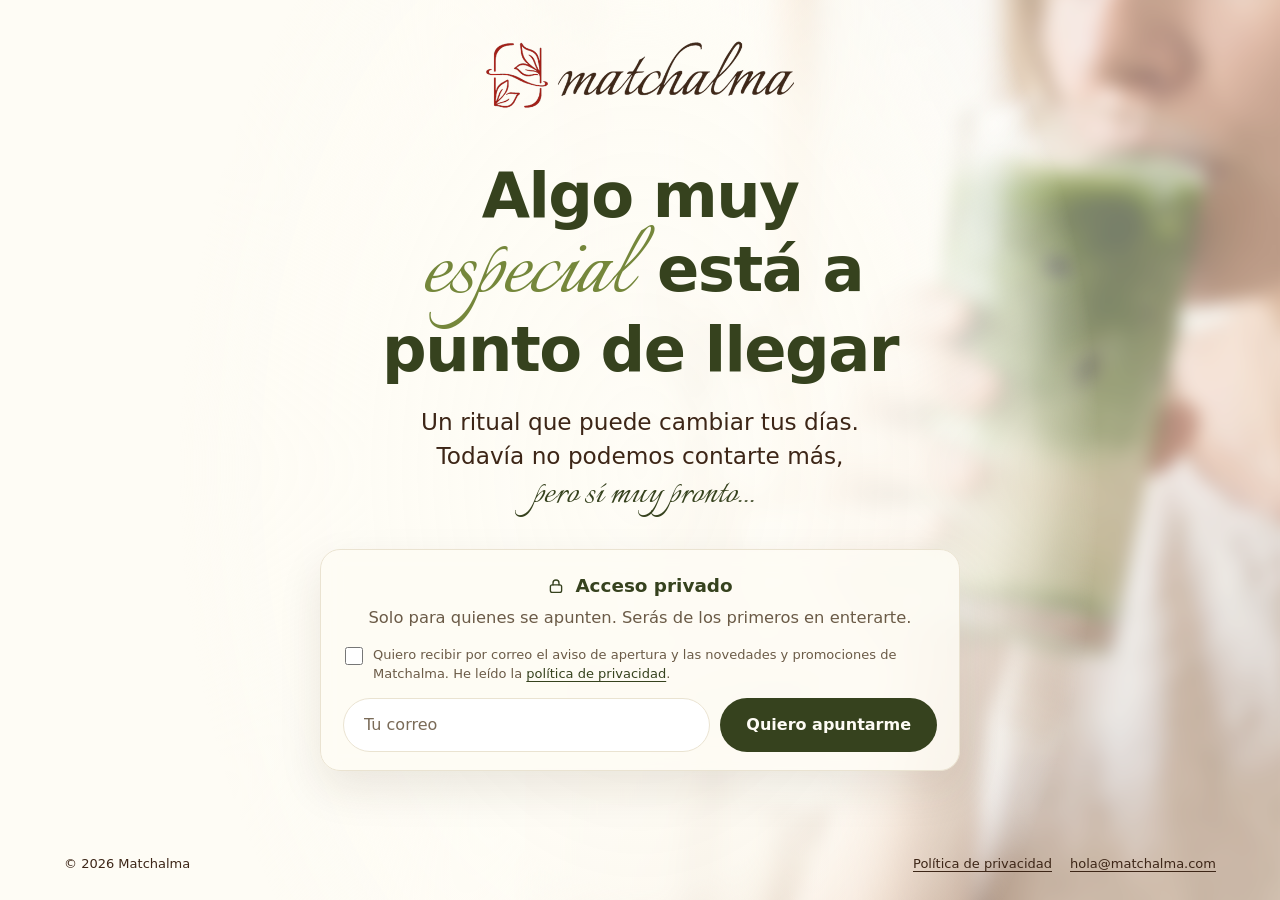
<file: index.html>
<!doctype html>
<html lang="es">
<head>
<meta charset="utf-8">
<meta name="viewport" content="width=device-width, initial-scale=1">
<title>Matchalma · Muy pronto</title>
<meta name="description" content="Algo muy especial está a punto de llegar. Apúntate y entra antes que nadie.">
<meta name="referrer" content="no-referrer">
<meta http-equiv="Content-Security-Policy" content="default-src 'none'; img-src 'self'; style-src 'self'; font-src 'self'; script-src 'self'; connect-src https://a.klaviyo.com; form-action 'none'; base-uri 'none'">
<meta name="theme-color" content="#FEFCF5">
<meta property="og:title" content="Matchalma · Muy pronto">
<meta property="og:description" content="Algo muy especial está a punto de llegar. Apúntate y entra antes que nadie.">
<meta property="og:type" content="website">
<meta property="og:locale" content="es_ES">
<link rel="icon" type="image/png" href="assets/favicon.png">
<link rel="preload" href="assets/italianno.ttf" as="font" type="font/ttf" crossorigin>
<link rel="stylesheet" href="estilo.css?v=6">
</head>
<body>
<main class="mp-portada">
  <div class="mp-foto" aria-hidden="true">
    <img src="assets/hero-1800.jpg" srcset="assets/hero-1000.jpg 1000w, assets/hero-1800.jpg 1800w" sizes="(max-width: 860px) 100vw, 64vw" alt="" width="1800" height="1005" fetchpriority="high">
  </div>

  <header class="mp-cabecera">
    <a class="mp-logo" href="./" aria-label="Matchalma"><img src="assets/logo.png" alt="Matchalma" width="560" height="147"></a>
  </header>

  <section class="mp-centro">
    <div class="mp-texto">
      <h1 class="mp-titulo">Algo muy <span class="mp-script">especial</span> está a punto de llegar</h1>

      <p class="mp-frase" id="mp-intro">Un ritual que puede cambiar tus días.<br class="mp-br"> Todavía no podemos contarte más, <em>pero sí muy pronto...</em></p>

      <div class="mp-acceso">
        <p class="mp-acceso-titulo">
          <svg viewBox="0 0 24 24" fill="none" stroke="currentColor" stroke-width="1.8" stroke-linecap="round" stroke-linejoin="round" aria-hidden="true"><rect x="4.5" y="10.5" width="15" height="10" rx="2.5"/><path d="M8 10.5V8a4 4 0 0 1 8 0v2.5"/></svg>
          Acceso privado
        </p>
        <p class="mp-acceso-sub">Solo para quienes se apunten. Serás de los primeros en enterarte.</p>

        <form class="mp-form" id="mp-form" novalidate>
          <label class="mp-consent" for="mp-acepto">
            <input id="mp-acepto" name="acepto" type="checkbox" required>
            <span>Quiero recibir por correo el aviso de apertura y las novedades y promociones de Matchalma. He leído la <a href="privacidad/">política de privacidad</a>.</span>
          </label>
          <div class="mp-fila">
            <label class="mp-sr" for="mp-correo">Tu correo</label>
            <input class="mp-input" id="mp-correo" name="correo" type="email" inputmode="email" autocomplete="email" placeholder="Tu correo" required>
            <button class="mp-boton" type="submit">Quiero apuntarme</button>
          </div>
          <div class="mp-trampa" aria-hidden="true">
            <label for="mp-web">No rellenes este campo</label>
            <input id="mp-web" name="web" type="text" tabindex="-1" autocomplete="off">
          </div>
          <p class="mp-error" id="mp-error" role="alert" hidden></p>
        </form>

        <div class="mp-gracias" id="mp-gracias" role="status" hidden>
          <strong>Ya estás dentro.</strong>
          <p>Gracias, te avisaremos antes que nadie. Te enviaremos un correo de confirmación a <span id="mp-gracias-correo"></span>.</p>
          <p class="mp-aparte">Puedes darte de baja cuando quieras.</p>
        </div>
      </div>
    </div>
  </section>

  <footer class="mp-pie">
    <span>© 2026 Matchalma</span>
    <nav aria-label="Información">
      <a href="privacidad/">Política de privacidad</a>
      <a href="mailto:hola@matchalma.com">hola@matchalma.com</a>
    </nav>
  </footer>
</main>
<script src="app.js?v=7"></script>
</body>
</html>
</file>
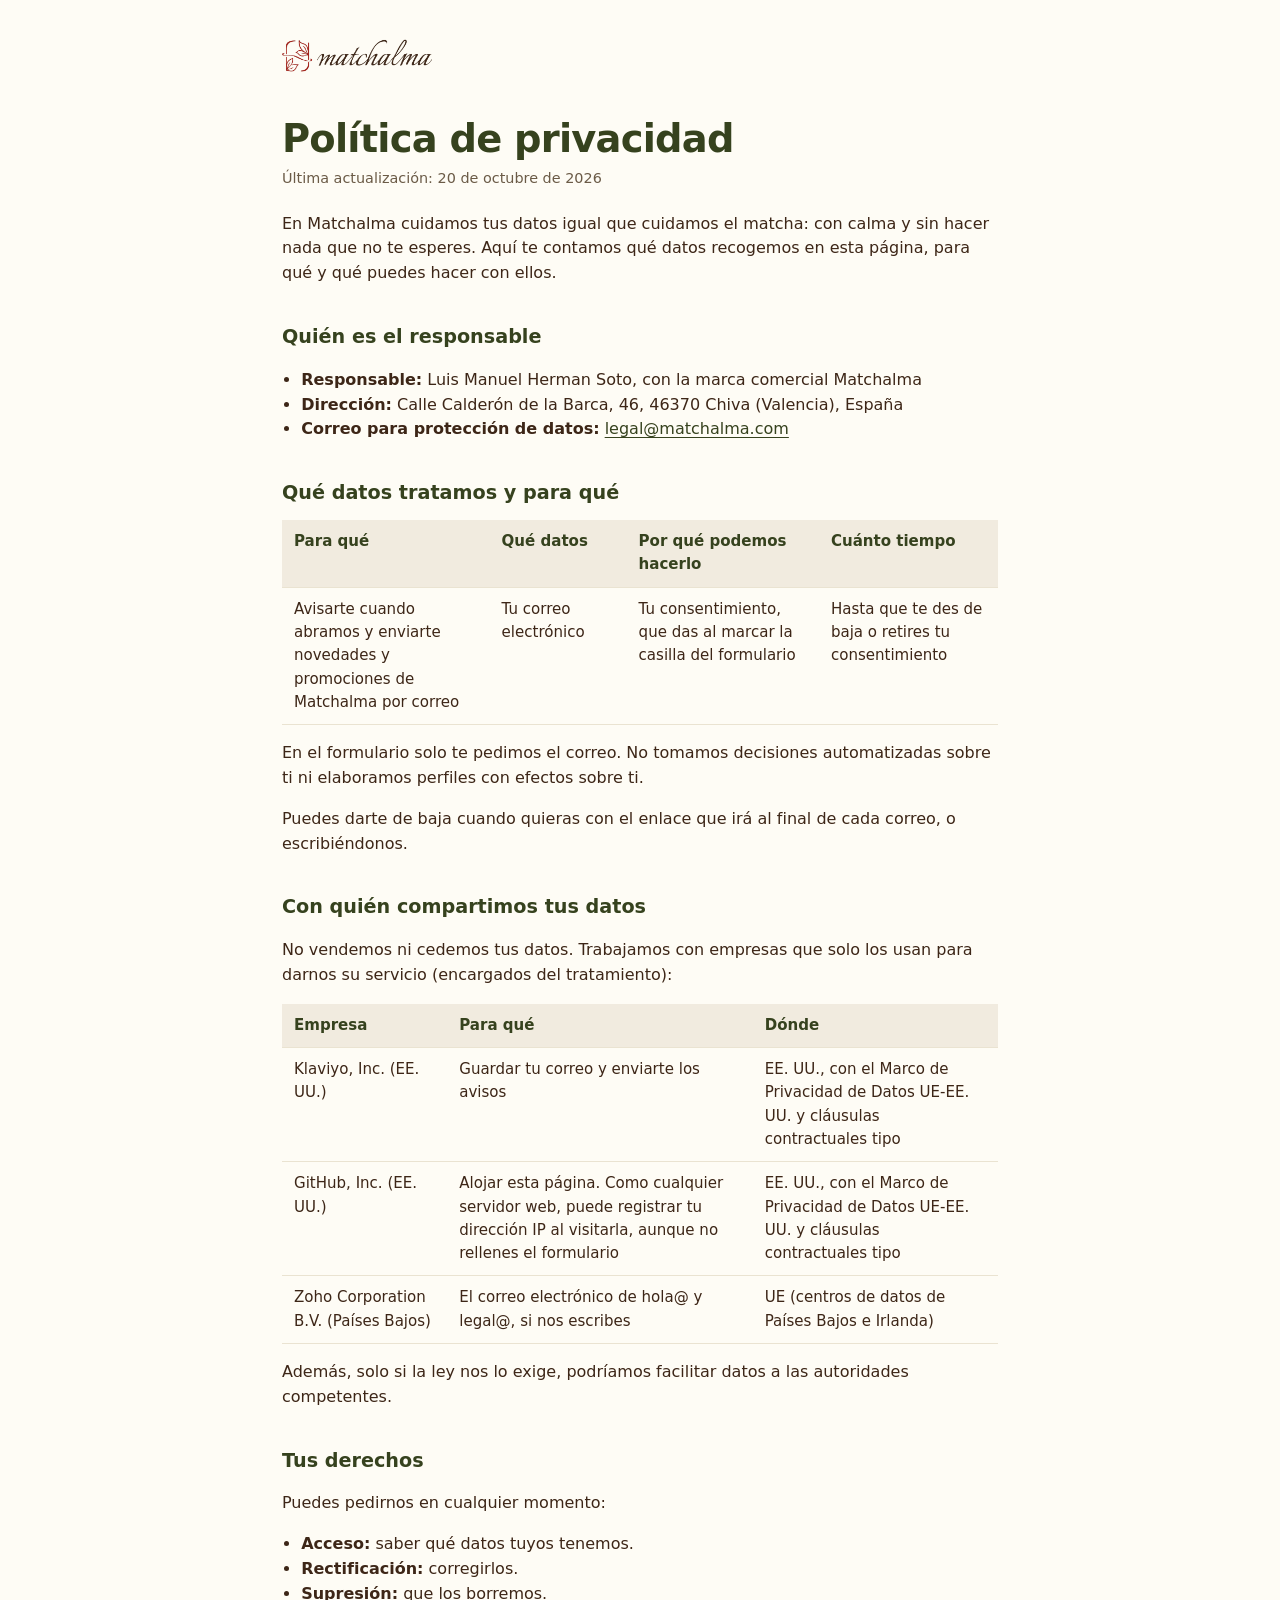
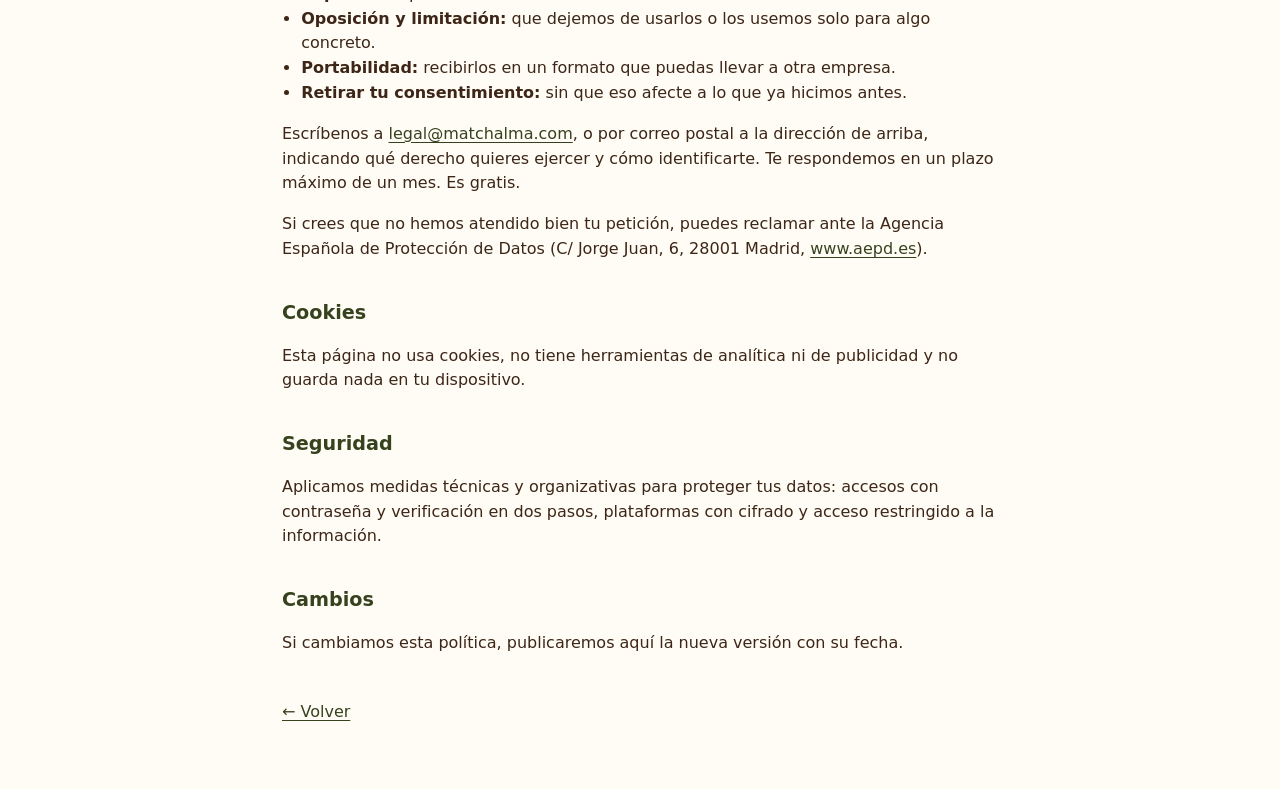
<file: privacidad/index.html>
<!doctype html>
<html lang="es">
<head>
<meta charset="utf-8">
<meta name="viewport" content="width=device-width, initial-scale=1">
<title>Política de privacidad · Matchalma</title>
<meta name="description" content="Qué datos recogemos en esta página, para qué y qué puedes hacer con ellos.">
<meta name="referrer" content="no-referrer">
<meta http-equiv="Content-Security-Policy" content="default-src 'none'; img-src 'self'; style-src 'self'; font-src 'self'; base-uri 'none'; form-action 'none'">
<meta name="theme-color" content="#FEFCF5">
<link rel="icon" type="image/png" href="../assets/favicon.png">
<link rel="stylesheet" href="../estilo.css?v=4">
</head>
<body>
<main class="mp-legal">
  <a class="mp-logo" href="../" aria-label="Matchalma, volver al inicio"><img src="../assets/logo.png" alt="Matchalma" width="560" height="147"></a>

  <h1>Política de privacidad</h1>
  <p class="mp-fecha">Última actualización: 20 de octubre de 2026</p>

  <p>En Matchalma cuidamos tus datos igual que cuidamos el matcha: con calma y sin hacer nada que no te esperes. Aquí te contamos qué datos recogemos en esta página, para qué y qué puedes hacer con ellos.</p>

  <h2>Quién es el responsable</h2>
  <ul>
    <li><strong>Responsable:</strong> Luis Manuel Herman Soto, con la marca comercial Matchalma</li>
    <li><strong>Dirección:</strong> Calle Calderón de la Barca, 46, 46370 Chiva (Valencia), España</li>
    <li><strong>Correo para protección de datos:</strong> <a href="mailto:legal@matchalma.com">legal@matchalma.com</a></li>
  </ul>

  <h2>Qué datos tratamos y para qué</h2>
  <table class="mp-tabla">
    <thead><tr><th>Para qué</th><th>Qué datos</th><th>Por qué podemos hacerlo</th><th>Cuánto tiempo</th></tr></thead>
    <tbody>
      <tr>
        <td>Avisarte cuando abramos y enviarte novedades y promociones de Matchalma por correo</td>
        <td>Tu correo electrónico</td>
        <td>Tu consentimiento, que das al marcar la casilla del formulario</td>
        <td>Hasta que te des de baja o retires tu consentimiento</td>
      </tr>
    </tbody>
  </table>
  <p>En el formulario solo te pedimos el correo. No tomamos decisiones automatizadas sobre ti ni elaboramos perfiles con efectos sobre ti.</p>
  <p>Puedes darte de baja cuando quieras con el enlace que irá al final de cada correo, o escribiéndonos.</p>

  <h2>Con quién compartimos tus datos</h2>
  <p>No vendemos ni cedemos tus datos. Trabajamos con empresas que solo los usan para darnos su servicio (encargados del tratamiento):</p>
  <table class="mp-tabla">
    <thead><tr><th>Empresa</th><th>Para qué</th><th>Dónde</th></tr></thead>
    <tbody>
      <tr>
        <td>Klaviyo, Inc. (EE. UU.)</td>
        <td>Guardar tu correo y enviarte los avisos</td>
        <td>EE. UU., con el Marco de Privacidad de Datos UE-EE. UU. y cláusulas contractuales tipo</td>
      </tr>
      <tr>
        <td>GitHub, Inc. (EE. UU.)</td>
        <td>Alojar esta página. Como cualquier servidor web, puede registrar tu dirección IP al visitarla, aunque no rellenes el formulario</td>
        <td>EE. UU., con el Marco de Privacidad de Datos UE-EE. UU. y cláusulas contractuales tipo</td>
      </tr>
      <tr>
        <td>Zoho Corporation B.V. (Países Bajos)</td>
        <td>El correo electrónico de hola@ y legal@, si nos escribes</td>
        <td>UE (centros de datos de Países Bajos e Irlanda)</td>
      </tr>
    </tbody>
  </table>
  <p>Además, solo si la ley nos lo exige, podríamos facilitar datos a las autoridades competentes.</p>

  <h2>Tus derechos</h2>
  <p>Puedes pedirnos en cualquier momento:</p>
  <ul>
    <li><strong>Acceso:</strong> saber qué datos tuyos tenemos.</li>
    <li><strong>Rectificación:</strong> corregirlos.</li>
    <li><strong>Supresión:</strong> que los borremos.</li>
    <li><strong>Oposición y limitación:</strong> que dejemos de usarlos o los usemos solo para algo concreto.</li>
    <li><strong>Portabilidad:</strong> recibirlos en un formato que puedas llevar a otra empresa.</li>
    <li><strong>Retirar tu consentimiento:</strong> sin que eso afecte a lo que ya hicimos antes.</li>
  </ul>
  <p>Escríbenos a <a href="mailto:legal@matchalma.com">legal@matchalma.com</a>, o por correo postal a la dirección de arriba, indicando qué derecho quieres ejercer y cómo identificarte. Te respondemos en un plazo máximo de un mes. Es gratis.</p>
  <p>Si crees que no hemos atendido bien tu petición, puedes reclamar ante la Agencia Española de Protección de Datos (C/ Jorge Juan, 6, 28001 Madrid, <a href="https://www.aepd.es" rel="noopener noreferrer">www.aepd.es</a>).</p>

  <h2>Cookies</h2>
  <p>Esta página no usa cookies, no tiene herramientas de analítica ni de publicidad y no guarda nada en tu dispositivo.</p>

  <h2>Seguridad</h2>
  <p>Aplicamos medidas técnicas y organizativas para proteger tus datos: accesos con contraseña y verificación en dos pasos, plataformas con cifrado y acceso restringido a la información.</p>

  <h2>Cambios</h2>
  <p>Si cambiamos esta política, publicaremos aquí la nueva versión con su fecha.</p>

  <a class="mp-volver" href="../">← Volver</a>
</main>
</body>
</html>
</file>
<file: estilo.css>
/* Matchalma · «Muy pronto». Sin dependencias externas: fuente propia, sin CDN. */
@font-face {
  font-family: 'Italianno';
  src: url('assets/italianno.ttf') format('truetype');
  font-weight: 400;
  font-display: swap;
}

:root {
  --crema: #FEFCF5;
  --arena: #F1EBDF;
  --arena-2: #EAE3D1;
  --marron: #3D2617;
  --marron-suave: #6B5B47;
  --verde: #36421E;
  --verde-claro: #75873B;
  --rojo: #D22317;
  --sans: 'Inter', system-ui, -apple-system, 'Segoe UI', Roboto, 'Helvetica Neue', Arial, sans-serif;
  --script: 'Italianno', 'Snell Roundhand', cursive;
}

*, *::before, *::after { box-sizing: border-box; }
html { -webkit-text-size-adjust: 100%; }
body {
  margin: 0;
  background: var(--crema);
  color: var(--marron);
  font-family: var(--sans);
  font-size: 16px;
  line-height: 1.55;
  -webkit-font-smoothing: antialiased;
}
a { color: var(--verde); text-underline-offset: 3px; }
a:hover { color: var(--verde-claro); }
:focus-visible { outline: 3px solid var(--verde-claro); outline-offset: 3px; border-radius: 6px; }
.mp-sr { position: absolute; width: 1px; height: 1px; margin: -1px; overflow: hidden; clip: rect(0 0 0 0); white-space: nowrap; border: 0; }
.mp-trampa { position: absolute; left: -9999px; width: 1px; height: 1px; overflow: hidden; }

/* ---------- Portada ---------- */
.mp-portada {
  position: relative;
  min-height: 100vh;
  min-height: 100svh;
  display: flex;
  flex-direction: column;
  overflow: hidden;
  isolation: isolate;
}

/* La foto ocupa todo el fondo y un velo crema en el centro deja leer el texto: solo asoma una pista en los lados */
.mp-foto {
  position: absolute;
  inset: 0 0 0 auto;
  width: 60%;
  z-index: -1;
  opacity: .58; /* pantalla suave de color crema sobre la foto: ni tapada del todo ni a pleno color */
  -webkit-mask-image: linear-gradient(to right, transparent 0%, #000 34%);
  mask-image: linear-gradient(to right, transparent 0%, #000 34%);
}
.mp-portada::after {
  content: '';
  position: absolute;
  inset: 0;
  z-index: -1;
  pointer-events: none;
  background: radial-gradient(ellipse 36% 78% at 50% 52%, rgba(254, 252, 245, .95) 0%, rgba(254, 252, 245, .88) 60%, rgba(254, 252, 245, .45) 85%, rgba(254, 252, 245, 0) 100%);
}
.mp-foto img {
  width: 100%;
  height: 100%;
  object-fit: cover;
  object-position: 60% center;
  display: block;
  /* La foto se queda con un desenfoque suave: da misterio. La escala evita que se vean los bordes difuminados */
  filter: blur(8px);
  transform: scale(1.05);
  animation: mp-revela 2.4s cubic-bezier(.22, .61, .36, 1) both;
}
@keyframes mp-revela {
  from { filter: blur(13px); transform: scale(1.07); opacity: .0; }
  35%  { opacity: 1; }
  to   { filter: blur(8px);  transform: scale(1.05); opacity: 1; }
}

.mp-cabecera { display: flex; justify-content: center; padding: 34px clamp(22px, 5vw, 64px) 0; }
.mp-logo { display: inline-block; line-height: 0; }
.mp-logo img { width: clamp(230px, 24vw, 330px); height: auto; display: block; }

.mp-centro {
  flex: 1;
  display: flex;
  align-items: center;
  justify-content: center;
  padding: 24px clamp(22px, 5vw, 64px) 40px;
}
.mp-texto { width: 100%; max-width: 640px; margin-inline: auto; text-align: center; }

.mp-titulo {
  margin: 0 0 22px;
  font-weight: 600;
  font-size: clamp(2.1rem, 5vw, 3.9rem);
  line-height: 1.06;
  letter-spacing: -.025em;
  color: var(--verde);
  text-wrap: balance;
}
.mp-titulo .mp-script {
  display: inline-block;
  font-family: var(--script);
  font-weight: 400;
  font-size: 1.75em;
  line-height: .8;
  letter-spacing: 0;
  color: var(--verde-claro);
  padding: 0 .05em;
}

.mp-frase {
  margin: 0 auto 32px;
  max-width: 28em;
  font-size: clamp(1.18rem, 2vw, 1.45rem);
  line-height: 1.5;
  color: var(--marron);
}
.mp-frase em { font-family: var(--script); font-style: normal; font-size: 1.85em; line-height: 1; color: var(--verde); margin-left: .18em; display: inline-block; white-space: nowrap; } /* «pero sí muy pronto...» va entero: si no cabe en la línea, baja completo (nunca se parte entre «pero» y «sí») */

/* ---------- Tarjeta de acceso ---------- */
.mp-acceso {
  background: rgba(254, 252, 245, .82);
  -webkit-backdrop-filter: blur(10px);
  backdrop-filter: blur(10px);
  border: 1px solid var(--arena-2);
  border-radius: 20px;
  padding: 22px 22px 18px;
  box-shadow: 0 18px 44px rgba(61, 38, 23, .10);
}
.mp-acceso-titulo {
  margin: 0 0 4px;
  display: flex; align-items: center; justify-content: center; gap: 10px;
  font-size: 1.15rem; font-weight: 600; color: var(--verde);
}
.mp-acceso-titulo svg { flex: none; width: 18px; height: 18px; }
.mp-acceso-sub { margin: 0 0 16px; font-size: 1.02rem; color: var(--marron-suave); }

.mp-fila { display: flex; gap: 10px; }
.mp-input {
  flex: 1;
  min-width: 0;
  font: inherit;
  font-size: 16px; /* evita el zoom en iOS */
  color: var(--marron);
  background: #fff;
  border: 1.5px solid var(--arena-2);
  border-radius: 999px;
  padding: 14px 20px;
}
.mp-input::placeholder { color: #7a6b58; }
.mp-input:focus { outline: none; border-color: var(--verde-claro); box-shadow: 0 0 0 4px rgba(117, 135, 59, .18); }
.mp-boton {
  flex: none;
  font: inherit;
  font-weight: 700;
  color: var(--crema);
  background: var(--verde);
  border: 0;
  border-radius: 999px;
  padding: 14px 26px;
  cursor: pointer;
  transition: background-color .2s ease, transform .15s ease;
}
.mp-boton:hover { background: #2a3417; }
.mp-boton:active { transform: scale(.97); }
.mp-boton[disabled] { opacity: .65; cursor: progress; }

.mp-consent { display: flex; gap: 10px; align-items: flex-start; text-align: left; margin: 0 2px 14px; font-size: 13px; line-height: 1.45; color: var(--marron-suave); cursor: pointer; }
.mp-consent input { flex: none; width: 18px; height: 18px; margin: 1px 0 0; accent-color: var(--verde); cursor: pointer; }

.mp-error { margin: 12px 4px 0; font-size: 14px; color: var(--rojo); }
.mp-error[hidden], .mp-gracias[hidden], .mp-form[hidden] { display: none; }

.mp-gracias { padding: 6px 2px 4px; }
.mp-gracias:focus { outline: none; }
.mp-gracias strong { display: block; font-family: var(--script); font-weight: 400; font-size: 2.6rem; line-height: 1; color: var(--verde); margin-bottom: 6px; }
.mp-gracias p { margin: 0; color: var(--marron); }
.mp-gracias .mp-aparte { margin-top: 10px; font-size: 13px; color: var(--marron-suave); }

/* ---------- Pie ---------- */
.mp-pie {
  display: flex; flex-wrap: wrap; gap: 8px 22px; align-items: center; justify-content: space-between;
  padding: 18px clamp(22px, 5vw, 64px) 26px;
  font-size: 13px;
  color: var(--marron);
}
.mp-pie a { color: var(--marron); font-weight: 500; }
.mp-pie a:hover { color: var(--verde); }
.mp-pie nav { display: flex; gap: 18px; flex-wrap: wrap; }

/* ---------- Entrada escalonada del texto ---------- */
.mp-texto > * { animation: mp-sube .9s cubic-bezier(.22, .61, .36, 1) both; }
.mp-texto > :nth-child(1) { animation-delay: .15s; }
.mp-texto > :nth-child(2) { animation-delay: .30s; }
.mp-texto > :nth-child(3) { animation-delay: .45s; }
.mp-texto > :nth-child(4) { animation-delay: .60s; }
@keyframes mp-sube { from { opacity: 0; transform: translateY(14px); } to { opacity: 1; transform: none; } }

/* ---------- Móvil: la foto arriba, fundida hacia abajo ---------- */
@media (max-width: 860px) {
  .mp-foto {
    inset: 0 0 auto 0;
    width: 100%;
    height: 54vh;
    height: 54svh;
    -webkit-mask-image: linear-gradient(to bottom, #000 40%, transparent 100%);
    mask-image: linear-gradient(to bottom, #000 40%, transparent 100%);
  }
  .mp-foto img { object-position: 70% 30%; }
  .mp-portada::after { background: linear-gradient(to bottom, rgba(254, 252, 245, 0) 0%, rgba(254, 252, 245, .45) 28%, rgba(254, 252, 245, .78) 55%, rgba(254, 252, 245, .9) 100%); }
  .mp-cabecera { padding-top: 20px; }
  .mp-logo img { width: 200px; }
  .mp-centro { align-items: flex-start; padding-top: 96px; padding-bottom: 28px; }
  .mp-br { display: none; } /* en móvil la frase sigue seguida, sin salto de línea forzado */
  .mp-fila { flex-direction: column; }
  .mp-boton { width: 100%; }
}

@media (prefers-reduced-motion: reduce) {
  .mp-foto img, .mp-texto > * { animation: none; }
}

/* ---------- Página de privacidad ---------- */
.mp-legal { max-width: 760px; margin: 0 auto; padding: 36px 22px 64px; }
.mp-legal .mp-logo img { width: 150px; }
.mp-legal h1 { margin: 34px 0 6px; font-size: clamp(1.8rem, 4vw, 2.4rem); line-height: 1.15; letter-spacing: -.02em; color: var(--verde); }
.mp-legal h2 { margin: 36px 0 10px; font-size: 1.2rem; color: var(--verde); }
.mp-legal p, .mp-legal li { font-size: 1rem; }
.mp-legal ul { padding-left: 1.2em; }
.mp-legal .mp-fecha { color: var(--marron-suave); font-size: .9rem; margin: 0 0 22px; }
.mp-tabla { width: 100%; border-collapse: collapse; margin: 12px 0 8px; font-size: .94rem; display: block; overflow-x: auto; }
.mp-tabla th, .mp-tabla td { text-align: left; vertical-align: top; padding: 10px 12px; border-bottom: 1px solid var(--arena-2); min-width: 130px; }
.mp-tabla th { background: var(--arena); color: var(--verde); font-weight: 600; }
.mp-volver { display: inline-block; margin-top: 28px; }
</file>
